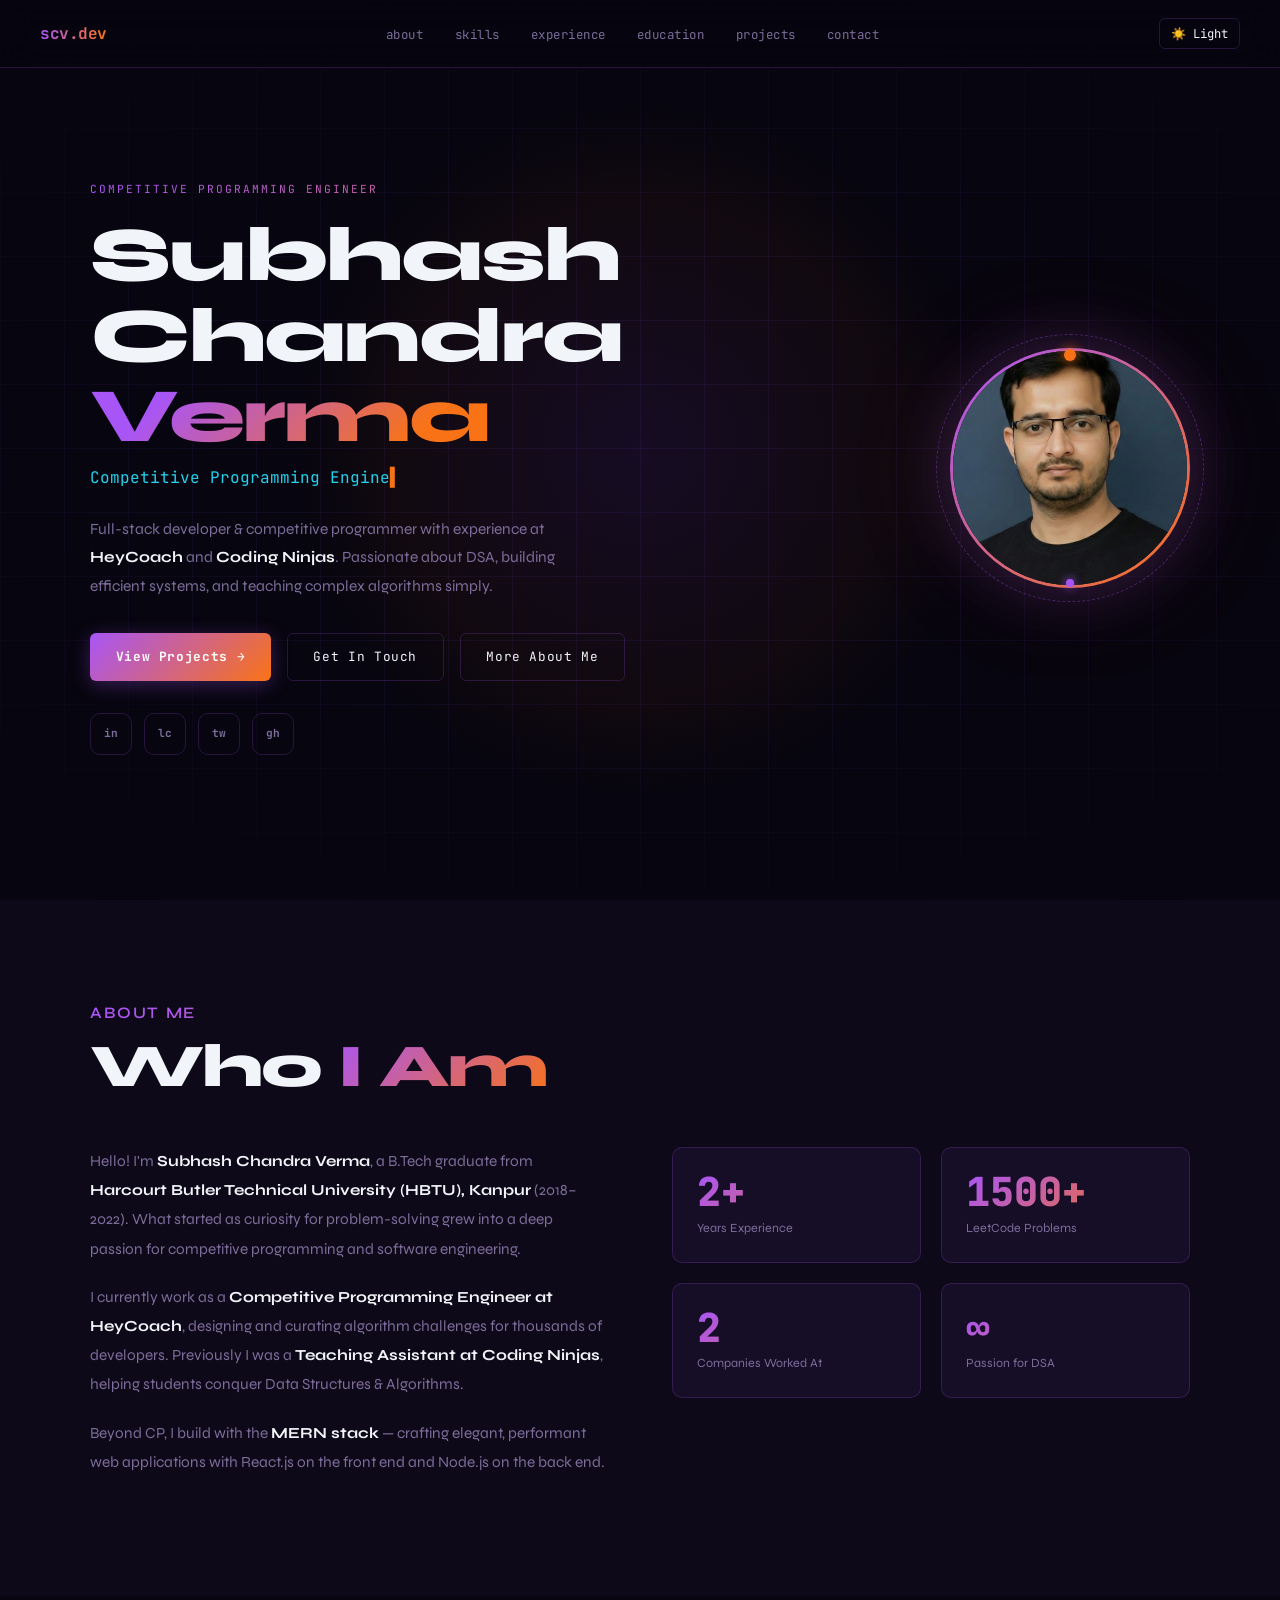
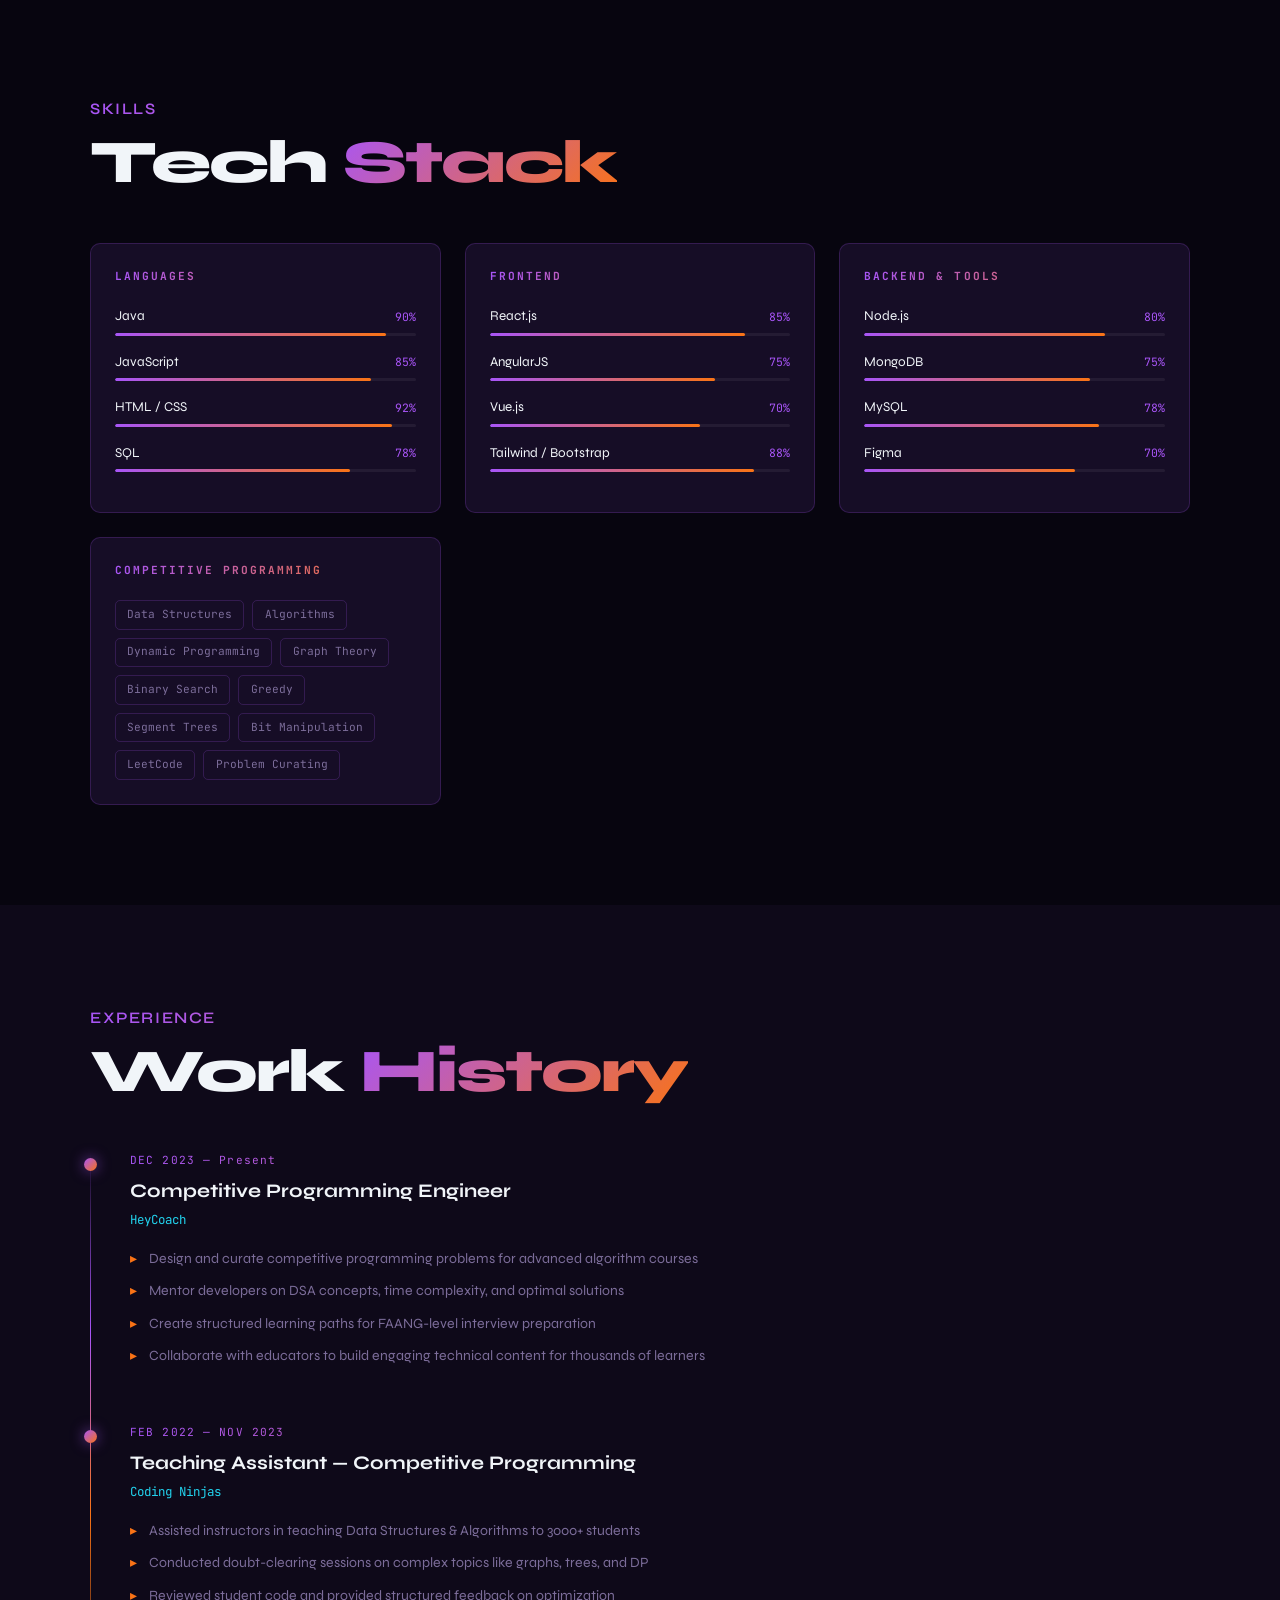
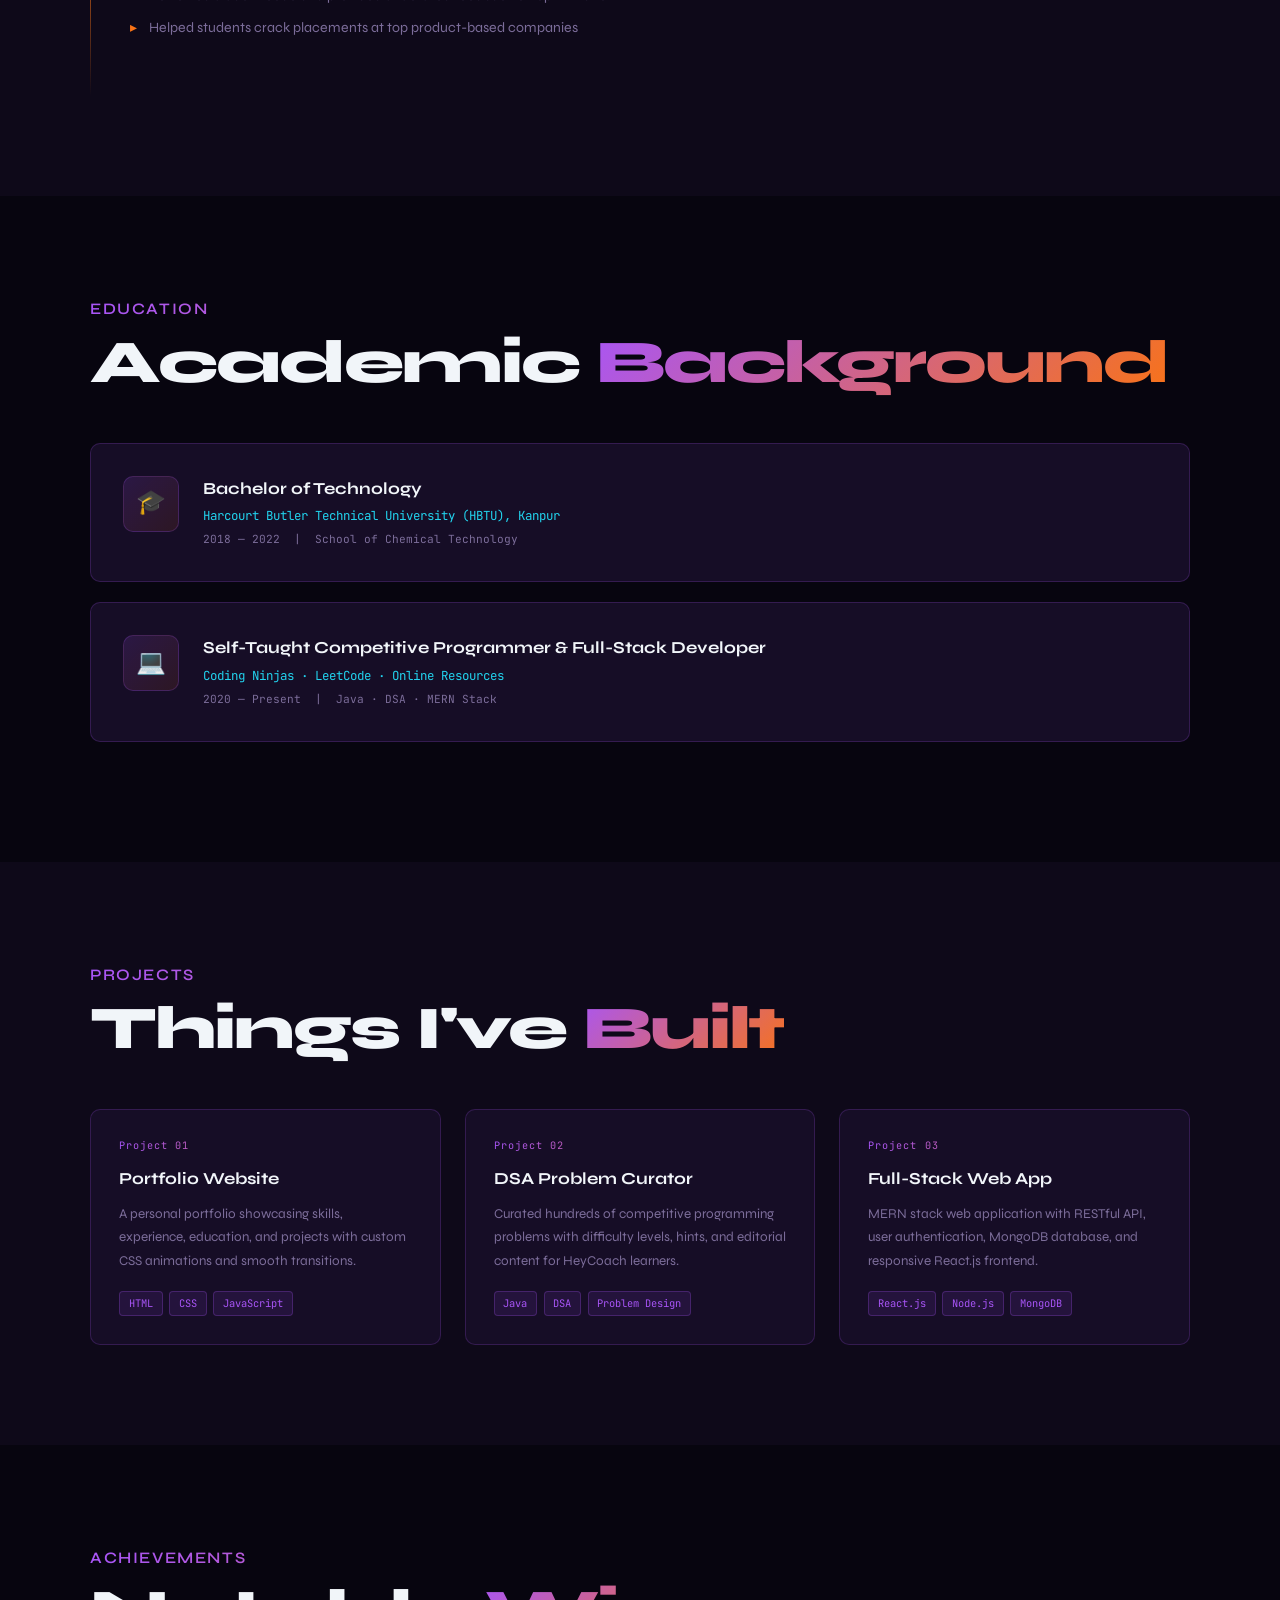
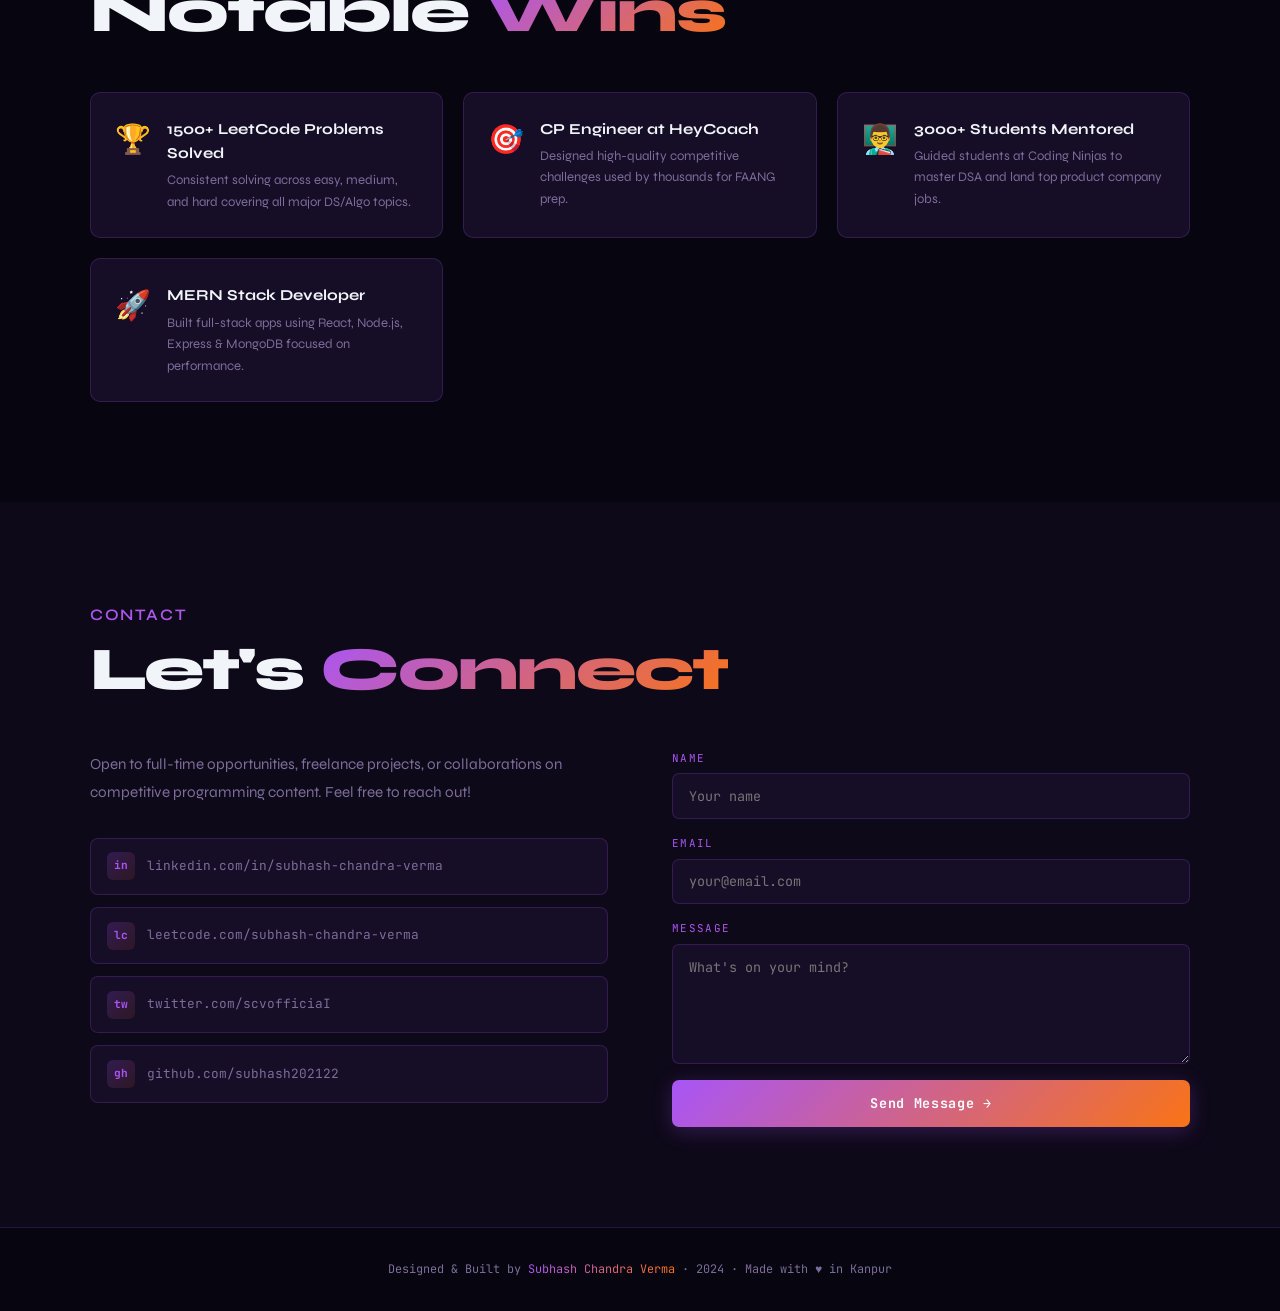
<file: index.html>
<!DOCTYPE html>
<html lang="en">
<head>
  <meta charset="UTF-8">
  <meta name="viewport" content="width=device-width, initial-scale=1.0">
  <title>Subhash Chandra Verma | Competitive Programming Engineer</title>
    <link rel="icon" href="Subhashimg.ico" type="image/x-icon">
  <!-- Google Fonts -->
  <link rel="preconnect" href="https://fonts.googleapis.com">
  <link rel="preconnect" href="https://fonts.gstatic.com" crossorigin>
  <link href="https://fonts.googleapis.com/css2?family=JetBrains+Mono:wght@300;400;1500;700&family=Syne:wght@400;600;700;800&display=swap" rel="stylesheet">

  <!-- Stylesheet -->
  <link rel="stylesheet" href="style.css">
</head>
<body>

  <!-- SCROLL PROGRESS BAR -->
  <div id="progress-bar"></div>

  <!-- NAV -->
  <nav>
    <a href="#home" class="nav-logo">scv.dev</a>
    <ul class="nav-links" id="navLinks">
      <li><a href="#about"      data-section="about">about</a></li>
      <li><a href="#skills"     data-section="skills">skills</a></li>
      <li><a href="#experience" data-section="experience">experience</a></li>
      <li><a href="#education"  data-section="education">education</a></li>
      <li><a href="#projects"   data-section="projects">projects</a></li>
      <li><a href="#contact"    data-section="contact">contact</a></li>
    </ul>
    <button class="theme-toggle" id="themeToggle" aria-label="Toggle theme">☀️ Light</button>
    <button class="hamburger" id="hamburger" aria-label="Toggle menu">
      <span></span><span></span><span></span>
    </button>
  </nav>

  <!-- MOBILE MENU -->
  <div class="mobile-menu" id="mobileMenu">
    <a href="#about"      onclick="smoothTo('about');return false">About</a>
    <a href="#skills"     onclick="smoothTo('skills');return false">Skills</a>
    <a href="#experience" onclick="smoothTo('experience');return false">Experience</a>
    <a href="#education"  onclick="smoothTo('education');return false">Education</a>
    <a href="#projects"   onclick="smoothTo('projects');return false">Projects</a>
    <a href="#contact"    onclick="smoothTo('contact');return false">Contact</a>
  </div>

  <!-- HERO -->
  <section id="home">
    <div class="hero-inner">
      <div>
        <p class="hero-tag">competitive programming engineer</p>
        <h1 class="hero-name">Subhash<br>Chandra <span class="accent">Verma</span></h1>
        <p class="hero-title"><span id="typed-text"></span></p>
        <p class="hero-bio">
          Full-stack developer &amp; competitive programmer with experience at
          <strong>HeyCoach</strong> and <strong>Coding Ninjas</strong>.
          Passionate about DSA, building efficient systems, and teaching complex algorithms simply.
        </p>
        <div class="hero-ctas">
          <button class="btn-primary" onclick="smoothTo('projects')">View Projects →</button>
          <button class="btn-outline"  onclick="smoothTo('contact')">Get In Touch</button>
          <a class="btn-outline" href="about.html">More About Me</a>
        </div>
        <div class="hero-socials">
          <a href="https://www.linkedin.com/in/subhash-chandra-verma/" target="_blank" rel="noopener noreferrer" title="LinkedIn">in</a>
          <a href="https://leetcode.com/subhash-chandra-verma/"         target="_blank" rel="noopener noreferrer" title="LeetCode">lc</a>
          <a href="https://twitter.com/scvofficiaI"                      target="_blank" rel="noopener noreferrer" title="Twitter">tw</a>
          <a href="https://github.com/subhash202122"                     target="_blank" rel="noopener noreferrer" title="GitHub">gh</a>
        </div>
      </div>

      <div class="hero-avatar-wrap">
        <div class="avatar-ring">
          <div class="avatar-dot"></div>
          <div class="avatar-dot2"></div>
        </div>
        <img
          src="profile.jpg"
          alt="Subhash Chandra Verma"
          class="hero-avatar"
        >
      </div>
    </div>
  </section>

  <!-- ABOUT -->
  <section id="about">
    <div class="section-inner">
      <p class="section-label">About Me</p>
      <h2 class="section-title">Who <span>I Am</span></h2>
      <div class="about-grid">
        <div class="about-text reveal-left">
          <p>Hello! I'm <strong>Subhash Chandra Verma</strong>, a B.Tech graduate from
            <strong>Harcourt Butler Technical University (HBTU), Kanpur</strong> (2018–2022).
            What started as curiosity for problem-solving grew into a deep passion for competitive programming and software engineering.</p>
          <p>I currently work as a <strong>Competitive Programming Engineer at HeyCoach</strong>, designing and curating algorithm challenges for thousands of developers.
            Previously I was a <strong>Teaching Assistant at Coding Ninjas</strong>, helping students conquer Data Structures &amp; Algorithms.</p>
          <p>Beyond CP, I build with the <strong>MERN stack</strong> — crafting elegant, performant web applications with React.js on the front end and Node.js on the back end.</p>
        </div>
        <div class="stats-grid reveal-right">
          <div class="stat-card"><div class="stat-num">2+</div><div class="stat-label">Years Experience</div></div>
          <div class="stat-card"><div class="stat-num">1500+</div><div class="stat-label">LeetCode Problems</div></div>
          <div class="stat-card"><div class="stat-num">2</div><div class="stat-label">Companies Worked At</div></div>
          <div class="stat-card"><div class="stat-num">∞</div><div class="stat-label">Passion for DSA</div></div>
        </div>
      </div>
    </div>
  </section>

  <!-- SKILLS -->
  <section id="skills">
    <div class="section-inner">
      <p class="section-label">Skills</p>
      <h2 class="section-title">Tech <span>Stack</span></h2>
      <div class="skills-grid">

        <div class="skill-category reveal">
          <h3>Languages</h3>
          <div class="skill-item"><div class="skill-row"><span class="skill-name">Java</span><span class="skill-pct">90%</span></div><div class="skill-bar"><div class="skill-fill" data-pct="90"></div></div></div>
          <div class="skill-item"><div class="skill-row"><span class="skill-name">JavaScript</span><span class="skill-pct">85%</span></div><div class="skill-bar"><div class="skill-fill" data-pct="85"></div></div></div>
          <div class="skill-item"><div class="skill-row"><span class="skill-name">HTML / CSS</span><span class="skill-pct">92%</span></div><div class="skill-bar"><div class="skill-fill" data-pct="92"></div></div></div>
          <div class="skill-item"><div class="skill-row"><span class="skill-name">SQL</span><span class="skill-pct">78%</span></div><div class="skill-bar"><div class="skill-fill" data-pct="78"></div></div></div>
        </div>

        <div class="skill-category reveal" style="transition-delay:.1s">
          <h3>Frontend</h3>
          <div class="skill-item"><div class="skill-row"><span class="skill-name">React.js</span><span class="skill-pct">85%</span></div><div class="skill-bar"><div class="skill-fill" data-pct="85"></div></div></div>
          <div class="skill-item"><div class="skill-row"><span class="skill-name">AngularJS</span><span class="skill-pct">75%</span></div><div class="skill-bar"><div class="skill-fill" data-pct="75"></div></div></div>
          <div class="skill-item"><div class="skill-row"><span class="skill-name">Vue.js</span><span class="skill-pct">70%</span></div><div class="skill-bar"><div class="skill-fill" data-pct="70"></div></div></div>
          <div class="skill-item"><div class="skill-row"><span class="skill-name">Tailwind / Bootstrap</span><span class="skill-pct">88%</span></div><div class="skill-bar"><div class="skill-fill" data-pct="88"></div></div></div>
        </div>

        <div class="skill-category reveal" style="transition-delay:.2s">
          <h3>Backend &amp; Tools</h3>
          <div class="skill-item"><div class="skill-row"><span class="skill-name">Node.js</span><span class="skill-pct">80%</span></div><div class="skill-bar"><div class="skill-fill" data-pct="80"></div></div></div>
          <div class="skill-item"><div class="skill-row"><span class="skill-name">MongoDB</span><span class="skill-pct">75%</span></div><div class="skill-bar"><div class="skill-fill" data-pct="75"></div></div></div>
          <div class="skill-item"><div class="skill-row"><span class="skill-name">MySQL</span><span class="skill-pct">78%</span></div><div class="skill-bar"><div class="skill-fill" data-pct="78"></div></div></div>
          <div class="skill-item"><div class="skill-row"><span class="skill-name">Figma</span><span class="skill-pct">70%</span></div><div class="skill-bar"><div class="skill-fill" data-pct="70"></div></div></div>
        </div>

        <div class="skill-category reveal" style="transition-delay:.3s">
          <h3>Competitive Programming</h3>
          <div class="tags">
            <span class="tag">Data Structures</span><span class="tag">Algorithms</span>
            <span class="tag">Dynamic Programming</span><span class="tag">Graph Theory</span>
            <span class="tag">Binary Search</span><span class="tag">Greedy</span>
            <span class="tag">Segment Trees</span><span class="tag">Bit Manipulation</span>
            <span class="tag">LeetCode</span><span class="tag">Problem Curating</span>
          </div>
        </div>

      </div>
    </div>
  </section>

  <!-- EXPERIENCE -->
  <section id="experience">
    <div class="section-inner">
      <p class="section-label">Experience</p>
      <h2 class="section-title">Work <span>History</span></h2>
      <div class="timeline">

        <div class="timeline-item reveal">
          <p class="tl-date">DEC 2023 — Present</p>
          <h3 class="tl-role">Competitive Programming Engineer</h3>
          <p class="tl-company">HeyCoach</p>
          <ul class="tl-desc">
            <li>Design and curate competitive programming problems for advanced algorithm courses</li>
            <li>Mentor developers on DSA concepts, time complexity, and optimal solutions</li>
            <li>Create structured learning paths for FAANG-level interview preparation</li>
            <li>Collaborate with educators to build engaging technical content for thousands of learners</li>
          </ul>
        </div>

        <div class="timeline-item reveal">
          <p class="tl-date">FEB 2022 — NOV 2023</p>
          <h3 class="tl-role">Teaching Assistant — Competitive Programming</h3>
          <p class="tl-company">Coding Ninjas</p>
          <ul class="tl-desc">
            <li>Assisted instructors in teaching Data Structures &amp; Algorithms to 3000+ students</li>
            <li>Conducted doubt-clearing sessions on complex topics like graphs, trees, and DP</li>
            <li>Reviewed student code and provided structured feedback on optimization</li>
            <li>Helped students crack placements at top product-based companies</li>
          </ul>
        </div>

      </div>
    </div>
  </section>

  <!-- EDUCATION -->
  <section id="education">
    <div class="section-inner">
      <p class="section-label">Education</p>
      <h2 class="section-title">Academic <span>Background</span></h2>

      <div class="edu-card reveal">
        <div class="edu-icon">🎓</div>
        <div>
          <p class="edu-degree">Bachelor of Technology</p>
          <p class="edu-school">Harcourt Butler Technical University (HBTU), Kanpur</p>
          <p class="edu-year">2018 — 2022 &nbsp;|&nbsp; School of Chemical Technology</p>
        </div>
      </div>

      <div class="edu-card reveal" style="transition-delay:.15s">
        <div class="edu-icon">💻</div>
        <div>
          <p class="edu-degree">Self-Taught Competitive Programmer &amp; Full-Stack Developer</p>
          <p class="edu-school">Coding Ninjas · LeetCode · Online Resources</p>
          <p class="edu-year">2020 — Present &nbsp;|&nbsp; Java · DSA · MERN Stack</p>
        </div>
      </div>

    </div>
  </section>

  <!-- PROJECTS -->
  <section id="projects">
    <div class="section-inner">
      <p class="section-label">Projects</p>
      <h2 class="section-title">Things I've <span>Built</span></h2>
      <div class="projects-grid">

        <div class="project-card reveal">
          <p class="project-num">Project 01</p>
          <h3 class="project-title">Portfolio Website</h3>
          <p class="project-desc">A personal portfolio showcasing skills, experience, education, and projects with custom CSS animations and smooth transitions.</p>
          <div class="project-stack">
            <span class="project-tag">HTML</span>
            <span class="project-tag">CSS</span>
            <span class="project-tag">JavaScript</span>
          </div>
        </div>

        <div class="project-card reveal" style="transition-delay:.1s">
          <p class="project-num">Project 02</p>
          <h3 class="project-title">DSA Problem Curator</h3>
          <p class="project-desc">Curated hundreds of competitive programming problems with difficulty levels, hints, and editorial content for HeyCoach learners.</p>
          <div class="project-stack">
            <span class="project-tag">Java</span>
            <span class="project-tag">DSA</span>
            <span class="project-tag">Problem Design</span>
          </div>
        </div>

        <div class="project-card reveal" style="transition-delay:.2s">
          <p class="project-num">Project 03</p>
          <h3 class="project-title">Full-Stack Web App</h3>
          <p class="project-desc">MERN stack web application with RESTful API, user authentication, MongoDB database, and responsive React.js frontend.</p>
          <div class="project-stack">
            <span class="project-tag">React.js</span>
            <span class="project-tag">Node.js</span>
            <span class="project-tag">MongoDB</span>
          </div>
        </div>

      </div>
    </div>
  </section>

  <!-- ACHIEVEMENTS -->
  <section id="achievements">
    <div class="section-inner">
      <p class="section-label">Achievements</p>
      <h2 class="section-title">Notable <span>Wins</span></h2>
      <div class="ach-grid">
        <div class="ach-card reveal"><div class="ach-icon">🏆</div><div><p class="ach-title">1500+ LeetCode Problems Solved</p><p class="ach-desc">Consistent solving across easy, medium, and hard covering all major DS/Algo topics.</p></div></div>
        <div class="ach-card reveal" style="transition-delay:.1s"><div class="ach-icon">🎯</div><div><p class="ach-title">CP Engineer at HeyCoach</p><p class="ach-desc">Designed high-quality competitive challenges used by thousands for FAANG prep.</p></div></div>
        <div class="ach-card reveal" style="transition-delay:.2s"><div class="ach-icon">👨‍🏫</div><div><p class="ach-title">3000+ Students Mentored</p><p class="ach-desc">Guided students at Coding Ninjas to master DSA and land top product company jobs.</p></div></div>
        <div class="ach-card reveal" style="transition-delay:.3s"><div class="ach-icon">🚀</div><div><p class="ach-title">MERN Stack Developer</p><p class="ach-desc">Built full-stack apps using React, Node.js, Express &amp; MongoDB focused on performance.</p></div></div>
      </div>
    </div>
  </section>

  <!-- CONTACT -->
  <section id="contact">
    <div class="section-inner">
      <p class="section-label">Contact</p>
      <h2 class="section-title">Let's <span>Connect</span></h2>
      <div class="contact-inner">

        <div class="contact-text reveal-left">
          <p>Open to full-time opportunities, freelance projects, or collaborations on competitive programming content. Feel free to reach out!</p>
          <div class="contact-links">
            <a href="https://www.linkedin.com/in/subhash-chandra-verma/" class="contact-link" target="_blank" rel="noopener noreferrer"><span class="cl-icon">in</span>linkedin.com/in/subhash-chandra-verma</a>
            <a href="https://leetcode.com/subhash-chandra-verma/"         class="contact-link" target="_blank" rel="noopener noreferrer"><span class="cl-icon">lc</span>leetcode.com/subhash-chandra-verma</a>
            <a href="https://twitter.com/scvofficiaI"                      class="contact-link" target="_blank" rel="noopener noreferrer"><span class="cl-icon">tw</span>twitter.com/scvofficiaI</a>
            <a href="https://github.com/subhash202122"                     class="contact-link" target="_blank" rel="noopener noreferrer"><span class="cl-icon">gh</span>github.com/subhash202122</a>
          </div>
        </div>

        <form class="contact-form reveal-right" onsubmit="handleSubmit(event)">
          <div class="form-group"><label>Name</label><input type="text" placeholder="Your name" required></div>
          <div class="form-group"><label>Email</label><input type="email" placeholder="your@email.com" required></div>
          <div class="form-group"><label>Message</label><textarea placeholder="What's on your mind?" required></textarea></div>
          <button type="submit" class="form-submit" id="submitBtn">Send Message →</button>
        </form>

      </div>
    </div>
  </section>

  <!-- FOOTER -->
  <footer>
    <p>Designed &amp; Built by <span>Subhash Chandra Verma</span> · 2024 · Made with ♥ in Kanpur</p>
  </footer>

  <!-- JavaScript -->
  <script src="theme.js"></script>
  <script src="script.js"></script>

</body>
</html>
</file>
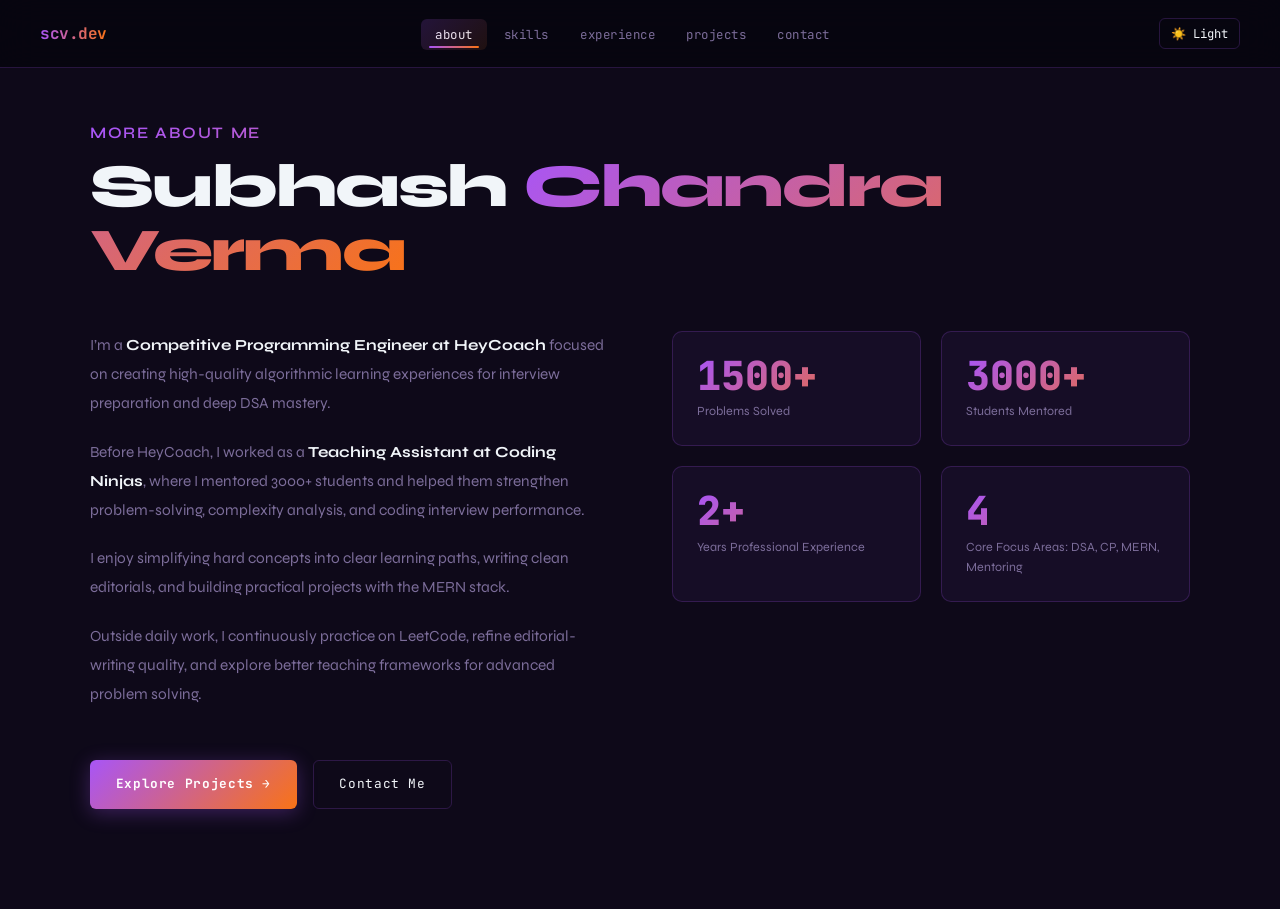
<file: about.html>
<!DOCTYPE html>
<html lang="en">
<head>
  <meta charset="UTF-8" />
  <meta name="viewport" content="width=device-width, initial-scale=1.0" />
  <title>About | Subhash Chandra Verma</title>
  <link rel="icon" href="Subhashimg.ico" type="image/x-icon" />
  <link rel="preconnect" href="https://fonts.googleapis.com" />
  <link rel="preconnect" href="https://fonts.gstatic.com" crossorigin />
  <link href="https://fonts.googleapis.com/css2?family=JetBrains+Mono:wght@300;400;700&family=Syne:wght@400;600;700;800&display=swap" rel="stylesheet" />
  <link rel="stylesheet" href="style.css" />
</head>
<body>
  <nav>
    <a href="index.html#home" class="nav-logo">scv.dev</a>
    <ul class="nav-links">
      <li><a href="about.html" class="active">about</a></li>
      <li><a href="index.html#skills">skills</a></li>
      <li><a href="index.html#experience">experience</a></li>
      <li><a href="index.html#projects">projects</a></li>
      <li><a href="index.html#contact">contact</a></li>
    </ul>
    <button class="theme-toggle" id="themeToggle" aria-label="Toggle theme">☀️ Light</button>
  </nav>

  <section id="about" style="padding-top:120px; min-height:auto;">
    <div class="section-inner">
      <p class="section-label">More About Me</p>
      <h1 class="section-title">Subhash <span>Chandra Verma</span></h1>

      <div class="about-grid" style="margin-top:1.5rem;">
        <div class="about-text reveal visible" style="opacity:1;transform:none;">
          <p>I’m a <strong>Competitive Programming Engineer at HeyCoach</strong> focused on creating high-quality algorithmic learning experiences for interview preparation and deep DSA mastery.</p>
          <p>Before HeyCoach, I worked as a <strong>Teaching Assistant at Coding Ninjas</strong>, where I mentored 3000+ students and helped them strengthen problem-solving, complexity analysis, and coding interview performance.</p>
          <p>I enjoy simplifying hard concepts into clear learning paths, writing clean editorials, and building practical projects with the MERN stack.</p>
          <p>Outside daily work, I continuously practice on LeetCode, refine editorial-writing quality, and explore better teaching frameworks for advanced problem solving.</p>
        </div>

        <div class="stats-grid reveal visible" style="opacity:1;transform:none;">
          <div class="stat-card"><div class="stat-num">1500+</div><div class="stat-label">Problems Solved</div></div>
          <div class="stat-card"><div class="stat-num">3000+</div><div class="stat-label">Students Mentored</div></div>
          <div class="stat-card"><div class="stat-num">2+</div><div class="stat-label">Years Professional Experience</div></div>
          <div class="stat-card"><div class="stat-num">4</div><div class="stat-label">Core Focus Areas: DSA, CP, MERN, Mentoring</div></div>
        </div>
      </div>

      <div class="hero-ctas" style="margin-top:2rem;">
        <a class="btn-primary" href="index.html#projects">Explore Projects →</a>
        <a class="btn-outline" href="index.html#contact">Contact Me</a>
      </div>
    </div>
  </section>
  <script src="theme.js"></script>
</body>
</html>
</file>
<file: style.css>
/* ── VARIABLES ── */
:root {
  --bg:     #07050f;
  --bg2:    #0e0919;
  --bg3:    #160d26;
  --violet: #a855f7;
  --orange: #f97316;
  --cyan:   #22d3ee;
  --text:   #f1f5f9;
  --muted:  #7c6d9a;
  --border: rgba(168,85,247,0.2);
  --glow-v: 0 0 32px rgba(168,85,247,0.25);
  --glow-o: 0 0 32px rgba(249,115,22,0.25);
  --font-mono: 'JetBrains Mono', monospace;
  --font-sans: 'Syne', sans-serif;
}



/* Theme overrides */
body.light-theme {
  --bg: #f8fafc;
  --bg2: #eef2ff;
  --bg3: #e2e8f0;
  --text: #0f172a;
  --muted: #475569;
  --border: rgba(99,102,241,0.25);
}

body.light-theme nav { background: rgba(248,250,252,0.88); }
body.light-theme .mobile-menu { background: rgba(248,250,252,0.97); }

.theme-toggle {
  border: 1px solid var(--border);
  background: transparent;
  color: var(--text);
  font-family: var(--font-mono);
  font-size: 0.76rem;
  border-radius: 6px;
  padding: 0.4rem 0.7rem;
  cursor: pointer;
}
.theme-toggle:hover {
  background: rgba(168,85,247,0.1);
}

/* ── RESET ── */
*, *::before, *::after { box-sizing: border-box; margin: 0; padding: 0; }
html { scroll-behavior: smooth; scroll-padding-top: 72px; }
body {
  background: var(--bg);
  color: var(--text);
  font-family: var(--font-sans);
  line-height: 1.6;
  overflow-x: hidden;
}

/* ── SCROLLBAR ── */
::-webkit-scrollbar { width: 4px; }
::-webkit-scrollbar-track { background: var(--bg); }
::-webkit-scrollbar-thumb {
  background: linear-gradient(var(--violet), var(--orange));
  border-radius: 4px;
}

/* ═══════════════════════════════════════════
   PROGRESS BAR
═══════════════════════════════════════════ */
#progress-bar {
  position: fixed; top: 68px; left: 0;
  height: 2px; width: 0%;
  background: linear-gradient(90deg, var(--violet), var(--orange), var(--cyan));
  z-index: 1001;
  transition: width 0.08s linear;
}

/* ═══════════════════════════════════════════
   NAV
═══════════════════════════════════════════ */
nav {
  position: fixed; top: 0; width: 100%; z-index: 1000;
  background: rgba(7,5,15,0.85);
  backdrop-filter: blur(18px);
  border-bottom: 1px solid var(--border);
  height: 68px;
  display: flex; align-items: center;
  justify-content: space-between;
  padding: 0 2.5rem;
}

.nav-logo {
  font-family: var(--font-mono);
  font-size: 1rem; font-weight: 700;
  text-decoration: none; letter-spacing: -0.5px;
  background: linear-gradient(90deg, var(--violet), var(--orange));
  -webkit-background-clip: text;
  -webkit-text-fill-color: transparent;
  background-clip: text;
}

.nav-links { display: flex; gap: 0.15rem; list-style: none; }

.nav-links a {
  font-family: var(--font-mono); font-size: 0.78rem;
  color: var(--muted); text-decoration: none;
  padding: 0.45rem 0.9rem; border-radius: 6px;
  position: relative; transition: color 0.25s;
  letter-spacing: 0.04em; overflow: hidden;
}

/* sliding bg pill */
.nav-links a::before {
  content: '';
  position: absolute; inset: 0; border-radius: 6px;
  background: linear-gradient(135deg, rgba(168,85,247,0.18), rgba(249,115,22,0.1));
  transform: scaleX(0) scaleY(0.6); transform-origin: center;
  transition: transform 0.35s cubic-bezier(0.34,1.56,0.64,1), opacity 0.25s;
  opacity: 0;
}
.nav-links a:hover::before,
.nav-links a.active::before { transform: scaleX(1) scaleY(1); opacity: 1; }
.nav-links a:hover,
.nav-links a.active { color: var(--text); }

/* bottom slide underline */
.nav-links a::after {
  content: '';
  position: absolute; bottom: 2px; left: 12%; right: 12%; height: 2px;
  background: linear-gradient(90deg, var(--violet), var(--orange));
  border-radius: 2px;
  transform: scaleX(0);
  transition: transform 0.35s cubic-bezier(0.34,1.56,0.64,1);
}
.nav-links a.active::after { transform: scaleX(1); }

/* ── HAMBURGER ── */
.hamburger {
  display: none; flex-direction: column; gap: 5px;
  cursor: pointer; background: none; border: none; padding: 4px;
}
.hamburger span {
  display: block; width: 24px; height: 2px;
  background: var(--violet); border-radius: 2px; transition: all 0.3s;
}
.hamburger.open span:nth-child(1) { transform: translateY(7px) rotate(45deg); }
.hamburger.open span:nth-child(2) { opacity: 0; }
.hamburger.open span:nth-child(3) { transform: translateY(-7px) rotate(-45deg); }

/* ── MOBILE MENU ── */
.mobile-menu {
  display: none; position: fixed;
  top: 68px; left: 0; right: 0;
  background: rgba(7,5,15,0.97); backdrop-filter: blur(20px);
  border-bottom: 1px solid var(--border);
  padding: 1.2rem 2rem; z-index: 999;
  flex-direction: column; gap: 0.2rem;
}
.mobile-menu.active { display: flex; }
.mobile-menu a {
  font-family: var(--font-mono); font-size: 0.9rem;
  color: var(--muted); text-decoration: none;
  padding: 0.7rem 1rem; border-radius: 6px;
  transition: all 0.25s; border-left: 2px solid transparent;
}
.mobile-menu a:hover {
  color: var(--violet); border-left-color: var(--violet);
  background: rgba(168,85,247,0.08); padding-left: 1.5rem;
}

/* ── SECTION FLASH ── */
.section-flash { animation: sflash 0.9s ease; }
@keyframes sflash {
  0%  { box-shadow: none; }
  30% { box-shadow: inset 0 0 80px rgba(168,85,247,0.1); }
  100%{ box-shadow: none; }
}

/* ═══════════════════════════════════════════
   HERO
═══════════════════════════════════════════ */
#home {
  min-height: 100vh; display: flex; align-items: center;
  padding: 100px 2.5rem 4rem;
  position: relative; overflow: hidden;
}

/* grid pattern */
#home::before {
  content: ''; position: absolute; inset: 0;
  background-image:
    linear-gradient(rgba(168,85,247,0.07) 1px, transparent 1px),
    linear-gradient(90deg, rgba(168,85,247,0.07) 1px, transparent 1px);
  background-size: 64px 64px;
  mask-image: radial-gradient(ellipse 80% 60% at 50% 50%, black 40%, transparent 100%);
  pointer-events: none;
}

/* glow orb */
#home::after {
  content: ''; position: absolute;
  width: 700px; height: 700px; border-radius: 50%;
  background: radial-gradient(circle, rgba(168,85,247,0.09) 0%, rgba(249,115,22,0.04) 50%, transparent 70%);
  top: 50%; left: 50%; transform: translate(-50%,-50%);
  pointer-events: none; animation: breathe 5s ease-in-out infinite;
}

@keyframes breathe {
  0%,100% { transform: translate(-50%,-50%) scale(1); opacity: .7; }
  50%      { transform: translate(-50%,-50%) scale(1.18); opacity: 1; }
}

.hero-inner {
  max-width: 1100px; margin: 0 auto; width: 100%;
  display: grid; grid-template-columns: 1fr auto;
  gap: 4rem; align-items: center; position: relative; z-index: 1;
}

.hero-tag {
  font-family: var(--font-mono); font-size: 0.7rem;
  letter-spacing: 0.18em; text-transform: uppercase; margin-bottom: 1rem;
  background: linear-gradient(90deg, var(--violet), var(--orange));
  -webkit-background-clip: text; -webkit-text-fill-color: transparent; background-clip: text;
  opacity: 0; animation: fadeUp .6s ease forwards .2s;
}

.hero-name {
  font-size: clamp(2.8rem, 6vw, 5rem); font-weight: 800;
  line-height: 1.05; letter-spacing: -2px; margin-bottom: 0.5rem;
  opacity: 0; animation: fadeUp .6s ease forwards .4s;
}
.hero-name .accent {
  background: linear-gradient(135deg, var(--violet) 20%, var(--orange) 80%);
  -webkit-background-clip: text; -webkit-text-fill-color: transparent; background-clip: text;
}

.hero-title {
  font-family: var(--font-mono); font-size: clamp(0.82rem, 2vw, 1rem);
  color: var(--cyan); margin-bottom: 1.5rem; min-height: 1.4em;
  opacity: 0; animation: fadeUp .6s ease forwards .6s;
}
#typed-text::after {
  content: '▌'; color: var(--orange);
  animation: blink 1s step-end infinite;
}
@keyframes blink { 0%,100%{opacity:1} 50%{opacity:0} }

.hero-bio {
  font-size: .97rem; color: var(--muted);
  max-width: 520px; line-height: 1.85; margin-bottom: 2rem;
  opacity: 0; animation: fadeUp .6s ease forwards .8s;
}
.hero-bio strong { color: var(--text); }

.hero-ctas {
  display: flex; gap: 1rem; flex-wrap: wrap;
  opacity: 0; animation: fadeUp .6s ease forwards 1s;
}

.btn-primary {
  display: inline-flex; align-items: center; gap: .5rem;
  background: linear-gradient(135deg, var(--violet), var(--orange));
  color: #fff; font-family: var(--font-mono); font-size: .8rem; font-weight: 700;
  text-decoration: none; padding: .8rem 1.6rem; border-radius: 6px;
  letter-spacing: .05em; transition: all .3s;
  box-shadow: 0 4px 20px rgba(168,85,247,0.3);
  cursor: pointer; border: none;
}
.btn-primary:hover { transform: translateY(-3px); box-shadow: 0 8px 30px rgba(168,85,247,0.45); }

.btn-outline {
  display: inline-flex; align-items: center; gap: .5rem;
  border: 1px solid var(--border); color: var(--text);
  font-family: var(--font-mono); font-size: .8rem;
  text-decoration: none; padding: .8rem 1.6rem; border-radius: 6px;
  letter-spacing: .05em; transition: all .3s;
  cursor: pointer; background: none;
}
.btn-outline:hover {
  border-color: var(--violet); color: var(--violet);
  background: rgba(168,85,247,0.08); transform: translateY(-3px);
}

.hero-socials {
  display: flex; gap: .75rem; margin-top: 2rem;
  opacity: 0; animation: fadeUp .6s ease forwards 1.2s;
}
.hero-socials a {
  width: 42px; height: 42px; border-radius: 10px;
  border: 1px solid var(--border);
  display: flex; align-items: center; justify-content: center;
  color: var(--muted); text-decoration: none;
  font-family: var(--font-mono); font-size: .7rem; font-weight: 700;
  transition: all .25s;
}
.hero-socials a:hover {
  border-color: var(--violet); color: var(--violet);
  background: rgba(168,85,247,0.1); transform: translateY(-4px);
  box-shadow: 0 6px 20px rgba(168,85,247,0.2);
}

/* ── AVATAR ── */
.hero-avatar-wrap { position: relative; opacity: 0; animation: fadeIn .9s ease forwards .5s; }
.hero-avatar {
  width: 240px; height: 240px; border-radius: 50%;
  border: 3px solid transparent;
  background: linear-gradient(var(--bg), var(--bg)) padding-box,
              linear-gradient(135deg, var(--violet), var(--orange)) border-box;
  object-fit: cover; display: block;
  box-shadow: 0 0 60px rgba(168,85,247,0.25), 0 0 120px rgba(249,115,22,0.1);
}
.avatar-ring {
  position: absolute; inset: -14px; border-radius: 50%;
  border: 1px dashed rgba(168,85,247,0.35);
  animation: spin 18s linear infinite;
}
.avatar-dot  { position: absolute; top: 14px; left: 50%; width: 12px; height: 12px; border-radius: 50%; background: var(--orange); box-shadow: 0 0 12px var(--orange); transform: translateX(-50%); }
.avatar-dot2 { position: absolute; bottom: 14px; left: 50%; width: 8px; height: 8px; border-radius: 50%; background: var(--violet); box-shadow: 0 0 10px var(--violet); transform: translateX(-50%); }

/* ── KEYFRAMES ── */
@keyframes spin   { to { transform: rotate(360deg); } }
@keyframes fadeUp { from { opacity: 0; transform: translateY(22px); } to { opacity: 1; transform: none; } }
@keyframes fadeIn { from { opacity: 0; transform: scale(.95); } to { opacity: 1; transform: none; } }

/* ═══════════════════════════════════════════
   SECTION BASE
═══════════════════════════════════════════ */
section { padding: 100px 2.5rem; }
.section-inner { max-width: 1100px; margin: 0 auto; }

.section-label {
  font-family: var(--font-sans); font-size: 1rem; font-weight: 600;
  letter-spacing: .1em; text-transform: uppercase; margin-bottom: .6rem;
  background: linear-gradient(90deg, var(--violet), var(--orange));
  -webkit-background-clip: text; -webkit-text-fill-color: transparent; background-clip: text;
}
.section-title {
  font-size: clamp(2.4rem, 5vw, 3.8rem);
  font-weight: 800; letter-spacing: -2px; margin-bottom: 3rem; line-height: 1.05;
}
.section-title span {
  background: linear-gradient(135deg, var(--violet), var(--orange));
  -webkit-background-clip: text; -webkit-text-fill-color: transparent; background-clip: text;
}

/* ═══════════════════════════════════════════
   ABOUT
═══════════════════════════════════════════ */
#about { background: var(--bg2); }

.about-grid { display: grid; grid-template-columns: 1fr 1fr; gap: 4rem; align-items: start; }
.about-text p { color: var(--muted); line-height: 1.9; margin-bottom: 1.2rem; font-size: .96rem; }
.about-text p strong { color: var(--text); }

.stats-grid { display: grid; grid-template-columns: 1fr 1fr; gap: 1.25rem; }
.stat-card {
  background: var(--bg3); border: 1px solid var(--border);
  border-radius: 10px; padding: 1.5rem;
  transition: all .3s; position: relative; overflow: hidden;
}
.stat-card::before {
  content: ''; position: absolute; top: 0; left: 0; right: 0; height: 2px;
  background: linear-gradient(90deg, var(--violet), var(--orange));
  transform: scaleX(0); transition: transform .3s;
}
.stat-card:hover::before { transform: scaleX(1); }
.stat-card:hover { transform: translateY(-5px); box-shadow: var(--glow-v); border-color: rgba(168,85,247,0.4); }
.stat-num {
  font-size: 2.5rem; font-weight: 800; font-family: var(--font-mono); line-height: 1;
  background: linear-gradient(135deg, var(--violet), var(--orange));
  -webkit-background-clip: text; -webkit-text-fill-color: transparent; background-clip: text;
}
.stat-label { font-size: .78rem; color: var(--muted); margin-top: .35rem; }

/* ═══════════════════════════════════════════
   SKILLS
═══════════════════════════════════════════ */
#skills { background: var(--bg); }

.skills-grid { display: grid; grid-template-columns: repeat(auto-fill, minmax(290px, 1fr)); gap: 1.5rem; }
.skill-category {
  background: var(--bg3); border: 1px solid var(--border);
  border-radius: 10px; padding: 1.5rem; transition: all .3s;
}
.skill-category:hover { border-color: rgba(168,85,247,0.45); box-shadow: var(--glow-v); }
.skill-category h3 {
  font-family: var(--font-mono); font-size: .7rem; letter-spacing: .18em; text-transform: uppercase; margin-bottom: 1.25rem;
  background: linear-gradient(90deg, var(--violet), var(--orange));
  -webkit-background-clip: text; -webkit-text-fill-color: transparent; background-clip: text;
}

.skill-item { margin-bottom: 1rem; }
.skill-row { display: flex; justify-content: space-between; align-items: center; margin-bottom: 5px; }
.skill-name { font-size: .84rem; color: var(--text); }
.skill-pct { font-family: var(--font-mono); font-size: .72rem; color: var(--violet); }
.skill-bar { height: 3px; background: rgba(255,255,255,0.06); border-radius: 3px; overflow: hidden; }
.skill-fill {
  height: 100%; background: linear-gradient(90deg, var(--violet), var(--orange));
  border-radius: 3px; width: 0%;
  transition: width 1.6s cubic-bezier(0.25,1,0.5,1);
}

.tags { display: flex; flex-wrap: wrap; gap: .5rem; }
.tag {
  font-family: var(--font-mono); font-size: .7rem;
  padding: .3rem .7rem; border-radius: 5px;
  border: 1px solid var(--border); color: var(--muted); transition: all .2s;
}
.tag:hover { border-color: var(--violet); color: var(--violet); background: rgba(168,85,247,0.08); }

/* ═══════════════════════════════════════════
   EXPERIENCE
═══════════════════════════════════════════ */
#experience { background: var(--bg2); }

.timeline { position: relative; }
.timeline::before {
  content: ''; position: absolute; left: 0; top: 0; bottom: 0; width: 1px;
  background: linear-gradient(to bottom, transparent, var(--violet), var(--orange), transparent);
}
.timeline-item { padding: 0 0 3rem 2.5rem; position: relative; }
.timeline-item::before {
  content: ''; position: absolute; left: -6px; top: 6px;
  width: 13px; height: 13px; border-radius: 50%;
  background: linear-gradient(135deg, var(--violet), var(--orange));
  box-shadow: 0 0 14px rgba(168,85,247,0.6);
}
.tl-date {
  font-family: var(--font-mono); font-size: .7rem; letter-spacing: .1em; margin-bottom: .4rem;
  background: linear-gradient(90deg, var(--violet), var(--orange));
  -webkit-background-clip: text; -webkit-text-fill-color: transparent; background-clip: text;
}
.tl-role { font-size: 1.2rem; font-weight: 700; margin-bottom: .2rem; }
.tl-company { font-family: var(--font-mono); font-size: .78rem; color: var(--cyan); margin-bottom: 1rem; }
.tl-desc { color: var(--muted); font-size: .88rem; line-height: 1.85; list-style: none; }
.tl-desc li { margin-bottom: .4rem; padding-left: 1.2rem; position: relative; }
.tl-desc li::before { content: '▸'; position: absolute; left: 0; color: var(--orange); }

/* ═══════════════════════════════════════════
   EDUCATION
═══════════════════════════════════════════ */
#education { background: var(--bg); }

.edu-card {
  background: var(--bg3); border: 1px solid var(--border);
  border-radius: 10px; padding: 2rem;
  display: grid; grid-template-columns: auto 1fr; gap: 1.5rem;
  align-items: start; transition: all .3s; margin-bottom: 1.25rem;
}
.edu-card:hover { border-color: rgba(168,85,247,0.45); transform: translateX(6px); box-shadow: var(--glow-v); }
.edu-icon {
  width: 56px; height: 56px; border-radius: 10px; font-size: 1.5rem;
  background: linear-gradient(135deg, rgba(168,85,247,0.15), rgba(249,115,22,0.1));
  border: 1px solid var(--border);
  display: flex; align-items: center; justify-content: center;
}
.edu-degree { font-size: 1.05rem; font-weight: 700; margin-bottom: .25rem; }
.edu-school { font-family: var(--font-mono); font-size: .78rem; color: var(--cyan); margin-bottom: .3rem; }
.edu-year { font-family: var(--font-mono); font-size: .7rem; color: var(--muted); }

/* ═══════════════════════════════════════════
   PROJECTS
═══════════════════════════════════════════ */
#projects { background: var(--bg2); }

.projects-grid { display: grid; grid-template-columns: repeat(auto-fill, minmax(320px, 1fr)); gap: 1.5rem; }
.project-card {
  background: var(--bg3); border: 1px solid var(--border);
  border-radius: 10px; padding: 1.75rem;
  transition: all .3s; position: relative; overflow: hidden;
}
.project-card::before {
  content: ''; position: absolute; top: 0; left: 0; right: 0; height: 2px;
  background: linear-gradient(90deg, var(--violet), var(--orange));
  transform: scaleX(0); transform-origin: left;
  transition: transform .35s cubic-bezier(0.34,1.56,0.64,1);
}
.project-card:hover { border-color: rgba(168,85,247,0.4); transform: translateY(-7px); box-shadow: var(--glow-v); }
.project-card:hover::before { transform: scaleX(1); }
.project-num {
  font-family: var(--font-mono); font-size: .64rem; letter-spacing: .1em; margin-bottom: .75rem;
  background: linear-gradient(90deg, var(--violet), var(--orange));
  -webkit-background-clip: text; -webkit-text-fill-color: transparent; background-clip: text;
}
.project-title { font-size: 1.05rem; font-weight: 700; margin-bottom: .6rem; }
.project-desc { font-size: .84rem; color: var(--muted); line-height: 1.75; margin-bottom: 1.1rem; }
.project-stack { display: flex; flex-wrap: wrap; gap: .4rem; }
.project-tag {
  font-family: var(--font-mono); font-size: .65rem;
  padding: .2rem .55rem; border-radius: 4px;
  background: rgba(168,85,247,0.1); color: var(--violet);
  border: 1px solid rgba(168,85,247,0.25);
}

/* ═══════════════════════════════════════════
   ACHIEVEMENTS
═══════════════════════════════════════════ */
#achievements { background: var(--bg); }

.ach-grid { display: grid; grid-template-columns: repeat(auto-fill, minmax(270px, 1fr)); gap: 1.25rem; }
.ach-card {
  background: var(--bg3); border: 1px solid var(--border);
  border-radius: 10px; padding: 1.5rem;
  display: flex; gap: 1rem; align-items: flex-start; transition: all .3s;
}
.ach-card:hover { border-color: rgba(249,115,22,0.4); transform: translateY(-5px); box-shadow: var(--glow-o); }
.ach-icon { font-size: 1.8rem; flex-shrink: 0; }
.ach-title { font-size: .95rem; font-weight: 700; margin-bottom: .3rem; }
.ach-desc { font-size: .82rem; color: var(--muted); line-height: 1.65; }

/* ═══════════════════════════════════════════
   CONTACT
═══════════════════════════════════════════ */
#contact { background: var(--bg2); }

.contact-inner { display: grid; grid-template-columns: 1fr 1fr; gap: 4rem; align-items: start; }
.contact-text p { color: var(--muted); font-size: .95rem; line-height: 1.85; margin-bottom: 2rem; }
.contact-links { display: flex; flex-direction: column; gap: .75rem; }
.contact-link {
  display: flex; align-items: center; gap: .75rem;
  text-decoration: none; color: var(--muted);
  font-family: var(--font-mono); font-size: .8rem;
  padding: .85rem 1rem; background: var(--bg3);
  border: 1px solid var(--border); border-radius: 8px; transition: all .25s;
}
.cl-icon {
  width: 28px; height: 28px; border-radius: 6px;
  background: linear-gradient(135deg, rgba(168,85,247,0.2), rgba(249,115,22,0.1));
  display: flex; align-items: center; justify-content: center;
  font-size: .7rem; font-weight: 700; color: var(--violet); flex-shrink: 0;
}
.contact-link:hover { border-color: var(--violet); color: var(--text); transform: translateX(8px); background: rgba(168,85,247,0.07); }

.contact-form { display: flex; flex-direction: column; gap: 1rem; }
.form-group { display: flex; flex-direction: column; gap: .4rem; }
.form-group label {
  font-family: var(--font-mono); font-size: .68rem; letter-spacing: .12em; text-transform: uppercase;
  background: linear-gradient(90deg, var(--violet), var(--orange));
  -webkit-background-clip: text; -webkit-text-fill-color: transparent; background-clip: text;
}
.form-group input,
.form-group textarea {
  background: var(--bg3); border: 1px solid var(--border);
  border-radius: 7px; padding: .8rem 1rem;
  color: var(--text); font-family: var(--font-mono); font-size: .84rem;
  outline: none; transition: border-color .25s; resize: vertical;
}
.form-group input:focus,
.form-group textarea:focus { border-color: var(--violet); }
.form-group textarea { min-height: 120px; }
.form-submit {
  background: linear-gradient(135deg, var(--violet), var(--orange));
  color: #fff; border: none; padding: .9rem; border-radius: 7px;
  cursor: pointer; font-family: var(--font-mono); font-size: .84rem; font-weight: 700;
  letter-spacing: .05em; transition: all .3s;
  box-shadow: 0 4px 20px rgba(168,85,247,0.25);
}
.form-submit:hover { transform: translateY(-2px); box-shadow: 0 8px 30px rgba(168,85,247,0.4); }

/* ═══════════════════════════════════════════
   FOOTER
═══════════════════════════════════════════ */
footer {
  background: var(--bg); border-top: 1px solid var(--border);
  padding: 2rem; text-align: center;
}
footer p { font-family: var(--font-mono); font-size: .74rem; color: var(--muted); }
footer span {
  background: linear-gradient(90deg, var(--violet), var(--orange));
  -webkit-background-clip: text; -webkit-text-fill-color: transparent; background-clip: text;
}

/* ═══════════════════════════════════════════
   SCROLL REVEAL
═══════════════════════════════════════════ */
.reveal       { opacity: 0; transform: translateY(28px); transition: opacity .7s ease, transform .7s ease; }
.reveal-left  { opacity: 0; transform: translateX(-28px); transition: opacity .7s ease, transform .7s ease; }
.reveal-right { opacity: 0; transform: translateX(28px);  transition: opacity .7s ease, transform .7s ease; }
.reveal.visible,
.reveal-left.visible,
.reveal-right.visible { opacity: 1; transform: none; }

/* ═══════════════════════════════════════════
   RESPONSIVE
═══════════════════════════════════════════ */
@media (max-width: 900px) {
  .hero-inner { grid-template-columns: 1fr; text-align: center; }
  .hero-avatar-wrap { display: flex; justify-content: center; order: -1; }
  .hero-avatar { width: 180px; height: 180px; }
  .hero-bio, .hero-ctas, .hero-socials { margin-left: auto; margin-right: auto; }
  .hero-ctas, .hero-socials { justify-content: center; }
  .about-grid, .contact-inner { grid-template-columns: 1fr; }
  .nav-links { display: none; }
  .hamburger { display: flex; }
}

@media (max-width: 600px) {
  section { padding: 70px 1.25rem; }
  nav { padding: 0 1.25rem; }
  .hero-name { letter-spacing: -1px; }
  .stats-grid { grid-template-columns: 1fr 1fr; }
  .edu-card { grid-template-columns: 1fr; }
}
</file>
